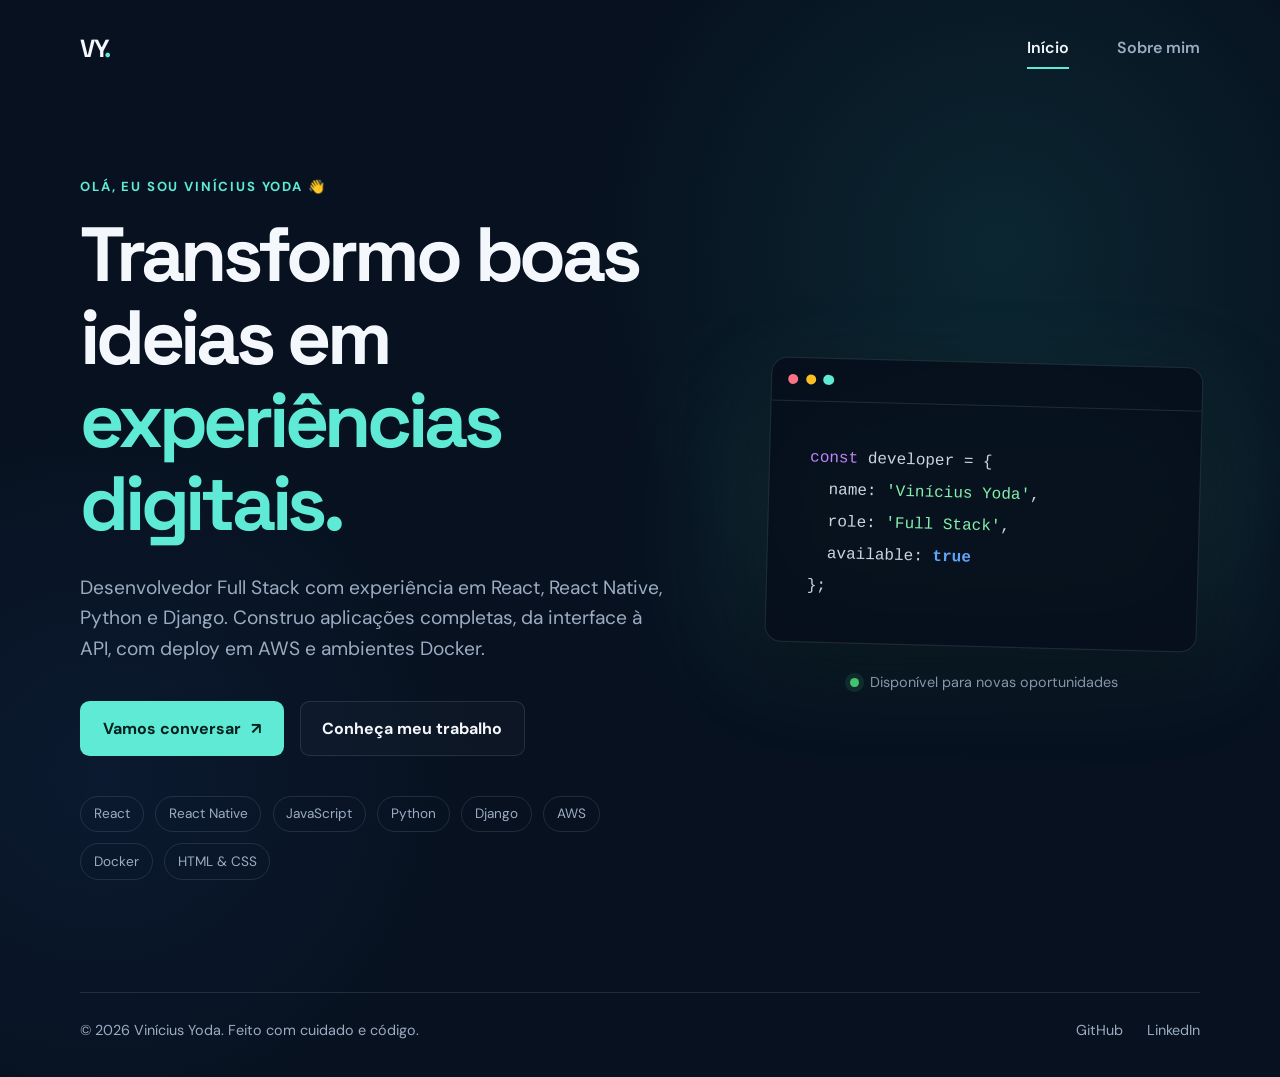
<file: index.html>
<!DOCTYPE html>
<html lang="pt-BR">
<head>
    <meta charset="UTF-8">
    <meta name="viewport" content="width=device-width, initial-scale=1.0">
    <meta name="description" content="Portfólio de Vinícius Yoda, desenvolvedor Full Stack com experiência em React, Python, Django, AWS e Docker.">
    <meta name="theme-color" content="#07111f">
    <title>Vinícius Yoda | Desenvolvedor Full Stack</title>
    <link rel="preconnect" href="https://fonts.googleapis.com">
    <link rel="preconnect" href="https://fonts.gstatic.com" crossorigin>
    <link rel="stylesheet" href="./styles/style.css">
</head>
<body>
    <a class="skip-link" href="#conteudo">Pular para o conteúdo</a>

    <header class="cabecalho">
        <a class="marca" href="index.html" aria-label="Página inicial de Vinícius Yoda">VY<span>.</span></a>
        <nav class="cabecalho__menu" aria-label="Navegação principal">
            <a class="cabecalho__menu__link ativo" href="index.html" aria-current="page">Início</a>
            <a class="cabecalho__menu__link" href="about.html">Sobre mim</a>
        </nav>
    </header>

    <main id="conteudo">
        <section class="hero" aria-labelledby="titulo-principal">
            <div class="hero__conteudo">
                <p class="hero__tag">Olá, eu sou Vinícius Yoda <span aria-hidden="true">👋</span></p>
                <h1 id="titulo-principal">Transformo boas ideias em <span>experiências digitais.</span></h1>
                <p class="hero__texto">Desenvolvedor Full Stack com experiência em React, React Native, Python e Django. Construo aplicações completas, da interface à API, com deploy em AWS e ambientes Docker.</p>

                <div class="hero__acoes">
                    <a class="botao botao--primario" href="https://www.linkedin.com/in/vinicius-yoda-silva/" target="_blank" rel="noopener noreferrer">Vamos conversar <span aria-hidden="true">↗</span></a>
                    <a class="botao botao--secundario" href="about.html">Conheça meu trabalho</a>
                </div>

                <ul class="tecnologias" aria-label="Principais tecnologias">
                    <li>React</li>
                    <li>React Native</li>
                    <li>JavaScript</li>
                    <li>Python</li>
                    <li>Django</li>
                    <li>AWS</li>
                    <li>Docker</li>
                    <li>HTML &amp; CSS</li>
                </ul>
            </div>

            <aside class="hero__visual" aria-label="Resumo profissional">
                <div class="terminal" aria-hidden="true">
                    <div class="terminal__topo"><i></i><i></i><i></i></div>
                    <code><span>const</span> developer = {<br>
                    &nbsp;&nbsp;name: <em>'Vinícius Yoda'</em>,<br>
                    &nbsp;&nbsp;role: <em>'Full Stack'</em>,<br>
                    &nbsp;&nbsp;available: <strong>true</strong><br>
                    };</code>
                </div>
                <p class="disponibilidade"><span></span> Disponível para novas oportunidades</p>
            </aside>
        </section>
    </main>

    <footer class="rodape">
        <p>© 2026 Vinícius Yoda. Feito com cuidado e código.</p>
        <div class="rodape__links">
            <a href="https://github.com/ViniciusYoda" target="_blank" rel="noopener noreferrer" aria-label="GitHub de Vinícius Yoda">GitHub</a>
            <a href="https://www.linkedin.com/in/vinicius-yoda-silva/" target="_blank" rel="noopener noreferrer" aria-label="LinkedIn de Vinícius Yoda">LinkedIn</a>
        </div>
    </footer>
</body>
</html>
</file>
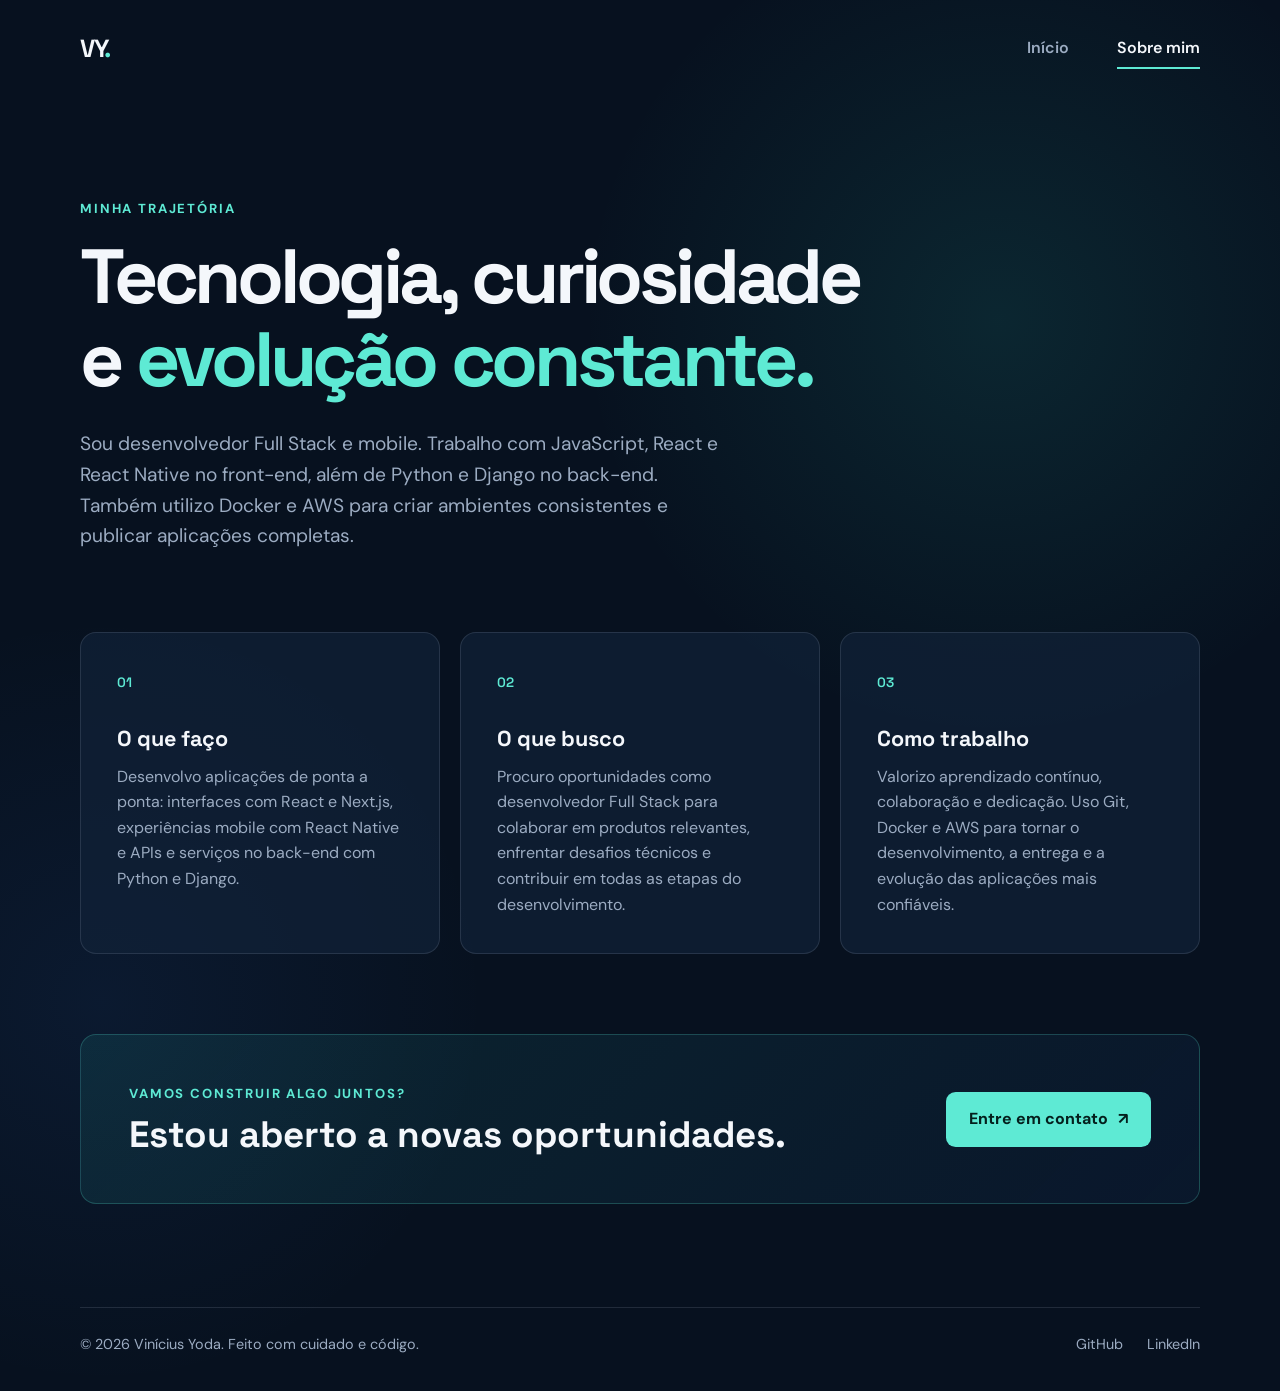
<file: about.html>
<!DOCTYPE html>
<html lang="pt-BR">
<head>
    <meta charset="UTF-8">
    <meta name="viewport" content="width=device-width, initial-scale=1.0">
    <meta name="description" content="Conheça a trajetória, as habilidades e os objetivos profissionais de Vinícius Yoda.">
    <meta name="theme-color" content="#07111f">
    <title>Sobre mim | Vinícius Yoda</title>
    <link rel="preconnect" href="https://fonts.googleapis.com">
    <link rel="preconnect" href="https://fonts.gstatic.com" crossorigin>
    <link rel="stylesheet" href="./styles/style.css">
</head>
<body>
    <a class="skip-link" href="#conteudo">Pular para o conteúdo</a>

    <header class="cabecalho">
        <a class="marca" href="index.html" aria-label="Página inicial de Vinícius Yoda">VY<span>.</span></a>
        <nav class="cabecalho__menu" aria-label="Navegação principal">
            <a class="cabecalho__menu__link" href="index.html">Início</a>
            <a class="cabecalho__menu__link ativo" href="about.html" aria-current="page">Sobre mim</a>
        </nav>
    </header>

    <main id="conteudo" class="sobre">
        <section class="sobre__intro" aria-labelledby="titulo-sobre">
            <p class="hero__tag">Minha trajetória</p>
            <h1 id="titulo-sobre">Tecnologia, curiosidade e <span>evolução constante.</span></h1>
            <p>Sou desenvolvedor Full Stack e mobile. Trabalho com JavaScript, React e React Native no front-end, além de Python e Django no back-end. Também utilizo Docker e AWS para criar ambientes consistentes e publicar aplicações completas.</p>
        </section>

        <section class="sobre__grade" aria-label="Experiência e objetivos">
            <article class="cartao">
                <span class="cartao__numero">01</span>
                <h2>O que faço</h2>
                <p>Desenvolvo aplicações de ponta a ponta: interfaces com React e Next.js, experiências mobile com React Native e APIs e serviços no back-end com Python e Django.</p>
            </article>
            <article class="cartao">
                <span class="cartao__numero">02</span>
                <h2>O que busco</h2>
                <p>Procuro oportunidades como desenvolvedor Full Stack para colaborar em produtos relevantes, enfrentar desafios técnicos e contribuir em todas as etapas do desenvolvimento.</p>
            </article>
            <article class="cartao">
                <span class="cartao__numero">03</span>
                <h2>Como trabalho</h2>
                <p>Valorizo aprendizado contínuo, colaboração e dedicação. Uso Git, Docker e AWS para tornar o desenvolvimento, a entrega e a evolução das aplicações mais confiáveis.</p>
            </article>
        </section>

        <section class="chamada">
            <div>
                <p class="hero__tag">Vamos construir algo juntos?</p>
                <h2>Estou aberto a novas oportunidades.</h2>
            </div>
            <a class="botao botao--primario" href="https://www.linkedin.com/in/vinicius-yoda-silva/" target="_blank" rel="noopener noreferrer">Entre em contato <span aria-hidden="true">↗</span></a>
        </section>
    </main>

    <footer class="rodape">
        <p>© 2026 Vinícius Yoda. Feito com cuidado e código.</p>
        <div class="rodape__links">
            <a href="https://github.com/ViniciusYoda" target="_blank" rel="noopener noreferrer">GitHub</a>
            <a href="https://www.linkedin.com/in/vinicius-yoda-silva/" target="_blank" rel="noopener noreferrer">LinkedIn</a>
        </div>
    </footer>
</body>
</html>
</file>
<file: styles/style.css>
@import url('https://fonts.googleapis.com/css2?family=DM+Sans:wght@400;500;600;700&family=Space+Grotesk:wght@500;600;700&display=swap');

:root {
    --fundo: #07111f;
    --fundo-claro: #0c192b;
    --superficie: rgba(17, 34, 56, 0.72);
    --texto: #f4f7fb;
    --texto-suave: #9cacc2;
    --destaque: #5eead4;
    --destaque-escuro: #2dd4bf;
    --borda: rgba(148, 163, 184, 0.18);
    --fonte-titulo: 'Space Grotesk', sans-serif;
    --fonte-texto: 'DM Sans', sans-serif;
}

*, *::before, *::after { box-sizing: border-box; }

html { scroll-behavior: smooth; }

body {
    margin: 0;
    min-height: 100vh;
    color: var(--texto);
    background:
        radial-gradient(circle at 78% 23%, rgba(45, 212, 191, 0.11), transparent 26rem),
        radial-gradient(circle at 8% 72%, rgba(59, 130, 246, 0.08), transparent 24rem),
        var(--fundo);
    font-family: var(--fonte-texto);
    line-height: 1.6;
}

a { color: inherit; }

.skip-link {
    position: fixed;
    z-index: 20;
    top: 1rem;
    left: 1rem;
    padding: .7rem 1rem;
    color: var(--fundo);
    background: var(--destaque);
    border-radius: .5rem;
    transform: translateY(-200%);
}

.skip-link:focus { transform: translateY(0); }

.cabecalho, .hero, .sobre, .rodape {
    width: min(1120px, calc(100% - 3rem));
    margin-inline: auto;
}

.cabecalho {
    min-height: 96px;
    display: flex;
    align-items: center;
    justify-content: space-between;
}

.marca {
    font: 700 1.55rem var(--fonte-titulo);
    text-decoration: none;
    letter-spacing: -.06em;
}

.marca span, h1 span { color: var(--destaque); }

.cabecalho__menu { display: flex; gap: clamp(1.5rem, 4vw, 3rem); }

.cabecalho__menu__link {
    position: relative;
    color: var(--texto-suave);
    font-weight: 600;
    text-decoration: none;
    transition: color .2s ease;
}

.cabecalho__menu__link:hover, .cabecalho__menu__link:focus-visible, .cabecalho__menu__link.ativo { color: var(--texto); }

.cabecalho__menu__link.ativo::after {
    content: '';
    position: absolute;
    left: 0;
    right: 0;
    bottom: -.5rem;
    height: 2px;
    background: var(--destaque);
}

.hero {
    min-height: calc(100vh - 190px);
    display: grid;
    grid-template-columns: minmax(0, 1.15fr) minmax(320px, .85fr);
    gap: clamp(3rem, 8vw, 7rem);
    align-items: center;
    padding-block: 5rem 7rem;
}

.hero__tag {
    margin: 0 0 1rem;
    color: var(--destaque);
    font-size: .82rem;
    font-weight: 700;
    letter-spacing: .14em;
    text-transform: uppercase;
}

h1, h2 { font-family: var(--fonte-titulo); line-height: 1.08; }

h1 {
    max-width: 780px;
    margin: 0;
    font-size: clamp(2.8rem, 6vw, 5.35rem);
    letter-spacing: -.055em;
}

.hero__texto, .sobre__intro > p:last-child {
    max-width: 650px;
    margin: 1.75rem 0 0;
    color: var(--texto-suave);
    font-size: clamp(1.05rem, 2vw, 1.2rem);
}

.hero__acoes { display: flex; flex-wrap: wrap; gap: 1rem; margin-top: 2.25rem; }

.botao {
    display: inline-flex;
    min-height: 52px;
    align-items: center;
    justify-content: center;
    gap: .65rem;
    padding: .85rem 1.35rem;
    border: 1px solid transparent;
    border-radius: .6rem;
    font-weight: 700;
    text-decoration: none;
    transition: transform .2s ease, background .2s ease, border-color .2s ease;
}

.botao:hover { transform: translateY(-2px); }
.botao:focus-visible, a:focus-visible { outline: 3px solid rgba(94, 234, 212, .45); outline-offset: 4px; }
.botao--primario { color: #04201d; background: var(--destaque); }
.botao--primario:hover { background: #99f6e4; }
.botao--secundario { border-color: var(--borda); background: rgba(255, 255, 255, .025); }
.botao--secundario:hover { border-color: rgba(94, 234, 212, .55); }

.tecnologias {
    display: flex;
    flex-wrap: wrap;
    gap: .7rem;
    margin: 2.5rem 0 0;
    padding: 0;
    list-style: none;
}

.tecnologias li {
    padding: .4rem .8rem;
    color: var(--texto-suave);
    border: 1px solid var(--borda);
    border-radius: 999px;
    font-size: .85rem;
}

.hero__visual { position: relative; }
.hero__visual::before {
    content: '';
    position: absolute;
    inset: 12% -8%;
    z-index: -1;
    background: var(--destaque);
    opacity: .12;
    filter: blur(65px);
}

.terminal {
    overflow: hidden;
    border: 1px solid var(--borda);
    border-radius: 1rem;
    background: rgba(5, 13, 25, .82);
    box-shadow: 0 24px 80px rgba(0, 0, 0, .35);
    transform: rotate(1.5deg);
}

.terminal__topo { display: flex; gap: .45rem; padding: 1rem; border-bottom: 1px solid var(--borda); }
.terminal__topo i { width: .65rem; height: .65rem; border-radius: 50%; background: #fb7185; }
.terminal__topo i:nth-child(2) { background: #fbbf24; }
.terminal__topo i:nth-child(3) { background: var(--destaque); }
.terminal code { display: block; padding: clamp(1.4rem, 4vw, 2.5rem); color: #cbd5e1; font-size: clamp(.82rem, 1.8vw, 1rem); line-height: 2; }
.terminal code span { color: #c084fc; }
.terminal code em { color: #86efac; font-style: normal; }
.terminal code strong { color: #60a5fa; }

.disponibilidade { margin: 1.5rem 0 0; color: var(--texto-suave); font-size: .9rem; text-align: center; }
.disponibilidade span { display: inline-block; width: .55rem; height: .55rem; margin-right: .45rem; border-radius: 50%; background: #4ade80; box-shadow: 0 0 0 5px rgba(74, 222, 128, .12); }

.sobre { padding-block: clamp(4rem, 8vw, 7rem); }
.sobre__intro { max-width: 900px; }
.sobre__intro h1 { font-size: clamp(2.7rem, 6vw, 4.8rem); }
.sobre__grade { display: grid; grid-template-columns: repeat(3, 1fr); gap: 1.25rem; margin-top: 5rem; }
.cartao { padding: clamp(1.5rem, 3vw, 2.25rem); border: 1px solid var(--borda); border-radius: 1rem; background: var(--superficie); }
.cartao__numero { color: var(--destaque); font: 600 .85rem var(--fonte-titulo); }
.cartao h2 { margin: 2rem 0 .85rem; font-size: 1.35rem; }
.cartao p { margin: 0; color: var(--texto-suave); }
.chamada { display: flex; align-items: center; justify-content: space-between; gap: 2rem; margin-top: 5rem; padding: clamp(1.75rem, 4vw, 3rem); border: 1px solid rgba(94, 234, 212, .22); border-radius: 1rem; background: linear-gradient(135deg, rgba(45, 212, 191, .1), rgba(59, 130, 246, .06)); }
.chamada .hero__tag { margin-bottom: .7rem; }
.chamada h2 { margin: 0; font-size: clamp(1.65rem, 3vw, 2.3rem); }

.rodape {
    display: flex;
    justify-content: space-between;
    gap: 1rem;
    padding-block: 1.6rem 2.2rem;
    color: var(--texto-suave);
    border-top: 1px solid var(--borda);
    font-size: .9rem;
}
.rodape p { margin: 0; }
.rodape__links { display: flex; gap: 1.5rem; }
.rodape__links a { text-decoration: none; }
.rodape__links a:hover { color: var(--destaque); }

@media (max-width: 820px) {
    .hero { grid-template-columns: 1fr; padding-block: 3.5rem 5rem; }
    .hero__visual { width: min(100%, 520px); }
    .sobre__grade { grid-template-columns: 1fr; margin-top: 3.5rem; }
    .chamada { align-items: flex-start; flex-direction: column; }
}

@media (max-width: 520px) {
    .cabecalho, .hero, .sobre, .rodape { width: min(100% - 2rem, 1120px); }
    .cabecalho { min-height: 76px; }
    .cabecalho__menu { gap: 1.25rem; }
    .cabecalho__menu__link { font-size: .92rem; }
    .hero { padding-top: 2.75rem; }
    .hero__acoes, .botao { width: 100%; }
    .rodape { align-items: flex-start; flex-direction: column; }
}

@media (prefers-reduced-motion: reduce) {
    html { scroll-behavior: auto; }
    *, *::before, *::after { transition-duration: .01ms !important; }
}
</file>
